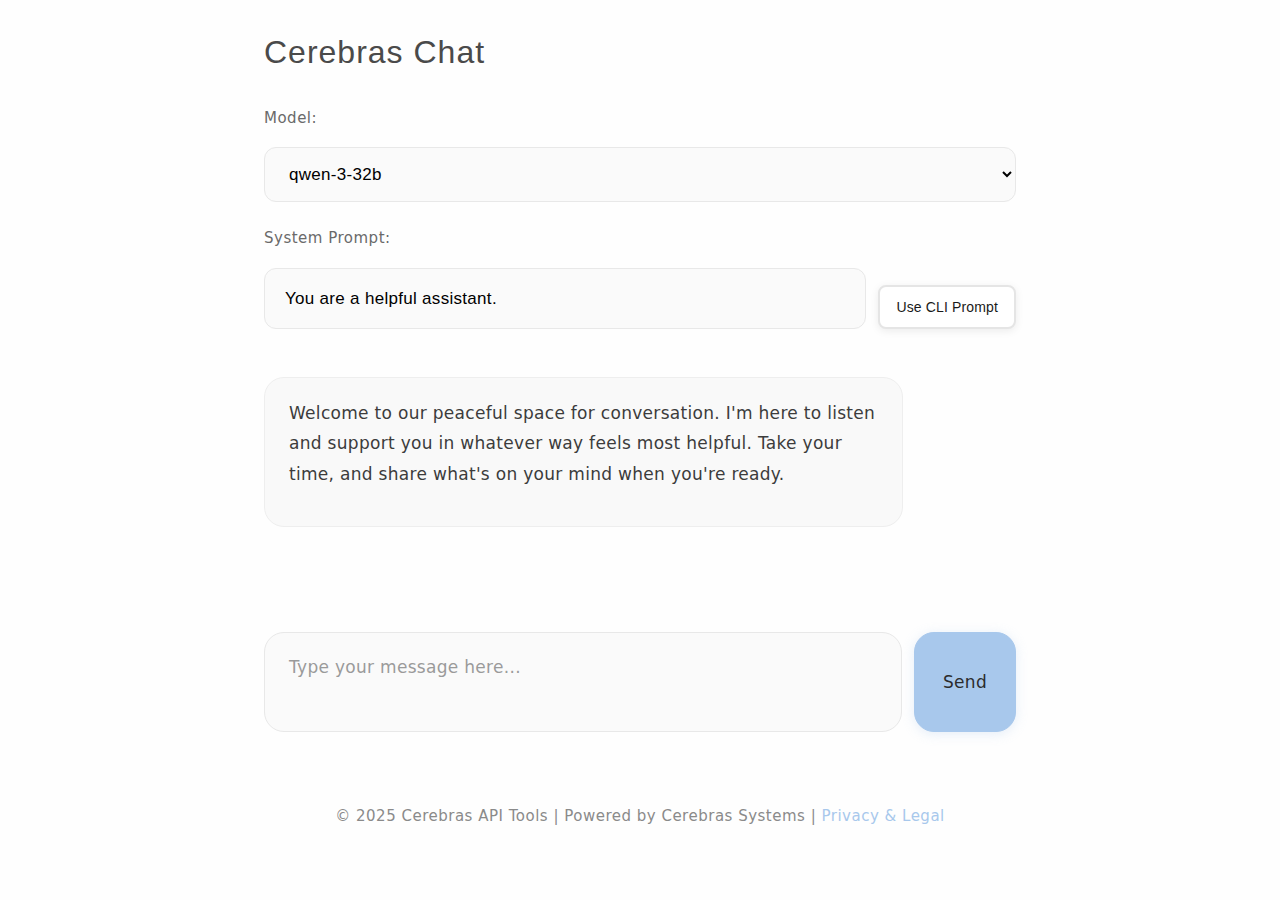
<file: index.html>
<!DOCTYPE html>
<html lang="en">
<head>
    <meta charset="UTF-8">
    <meta name="viewport" content="width=device-width, initial-scale=1.0">
    <title>Cerebras Chat</title>
    <link rel="icon" type="image/png" href="https://media.licdn.com/dms/image/v2/D4D0BAQGSIjAXMk8bGQ/company-logo_200_200/B4DZcGlVyYGkAM-/0/1748162141799?e=1753920000&v=beta&t=jQYzZSKaEvERzj1LWRxoeA2KXHSYCFFXZWIWv6ZS2EQ">
    <link rel="stylesheet" href="styles.css">
</head>
<body>
    <div class="container">
        <header>
            <h1>Cerebras Chat</h1>
            <div class="settings">
                <div class="setting">
                    <label for="model-select">Model:</label>
                    <select id="model-select">
                        <option value="qwen-3-32b" selected>qwen-3-32b</option>
                        <option value="qwen-3-72b">qwen-3-72b</option>
                        <option value="llama-3-70b">llama-3-70b</option>
                        <option value="llama-3-8b">llama-3-8b</option>
                    </select>
                </div>
                <div class="setting">
                    <label for="system-prompt">System Prompt:</label>
                    <div class="prompt-container">
                        <input type="text" id="system-prompt" placeholder="You are a helpful assistant." value="You are a helpful assistant.">
                        <button id="cli-prompt-button" title="Use recommended CLI system prompt">Use CLI Prompt</button>
                    </div>
                </div>
            </div>
        </header>

        <main>
            <div id="chat-container">
                <div id="chat-messages"></div>
            </div>

            <div class="input-container">
                <textarea id="user-input" placeholder="Type your message here..."></textarea>
                <button id="send-button">Send</button>
            </div>
        </main>

        <footer>
            <p>© 2025 Cerebras API Tools | Powered by Cerebras Systems | <a href="legal.html" style="color: #a8c8ec; text-decoration: none;">Privacy & Legal</a></p>
        </footer>
    </div>

    <!-- Cookie Consent Banner - Deeply Guided Presence -->
    <div id="cookie-banner" class="cookie-banner" style="display: none;">
        <div class="cookie-content">
            <div class="cookie-text">
                <h3>Mindful Cookie Usage</h3>
                <p>We use only essential cookies to ensure our service works properly for you. No tracking, no analytics, no advertising. Your privacy is sacred to us.</p>
            </div>
            <div class="cookie-actions">
                <button id="cookie-accept" class="cookie-btn cookie-accept">I Understand</button>
                <button id="cookie-learn-more" class="cookie-btn cookie-learn">Learn More</button>
            </div>
        </div>
    </div>

    <script src="script.js"></script>
</body>
</html>
</file>
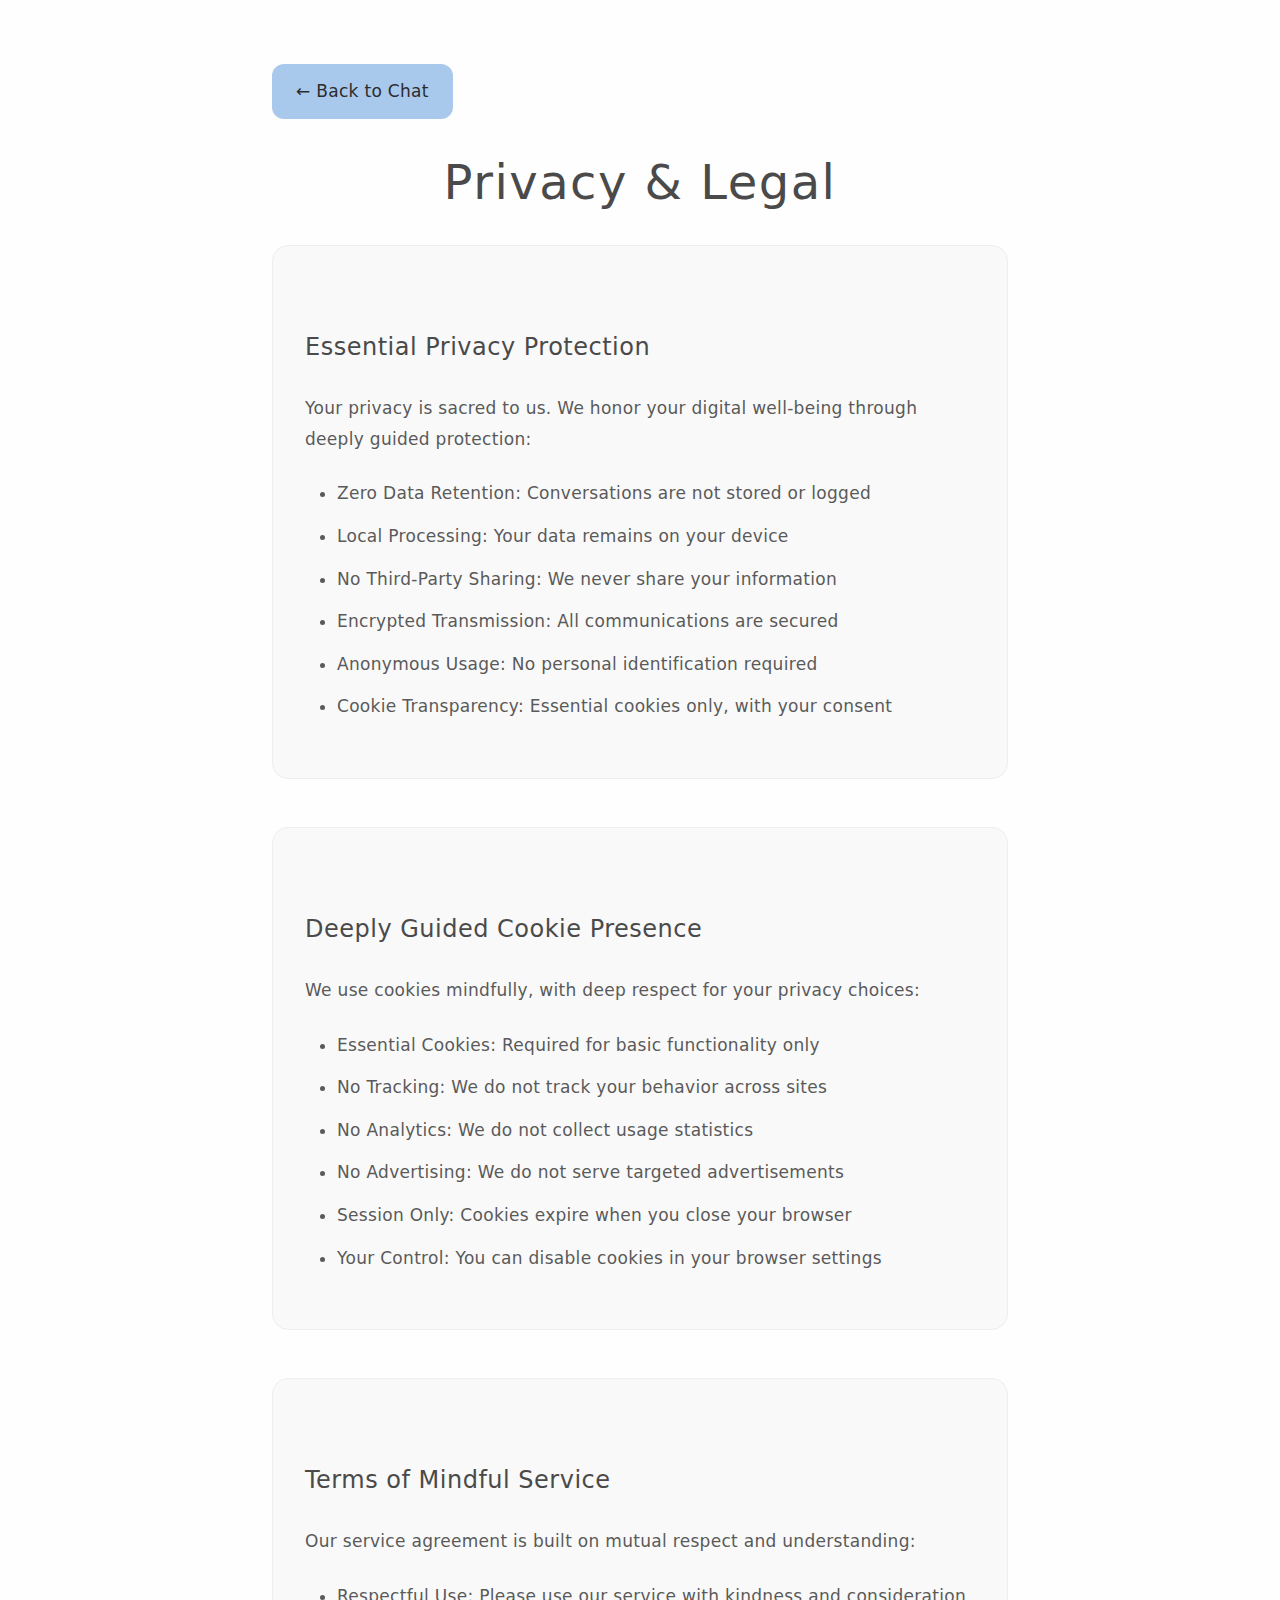
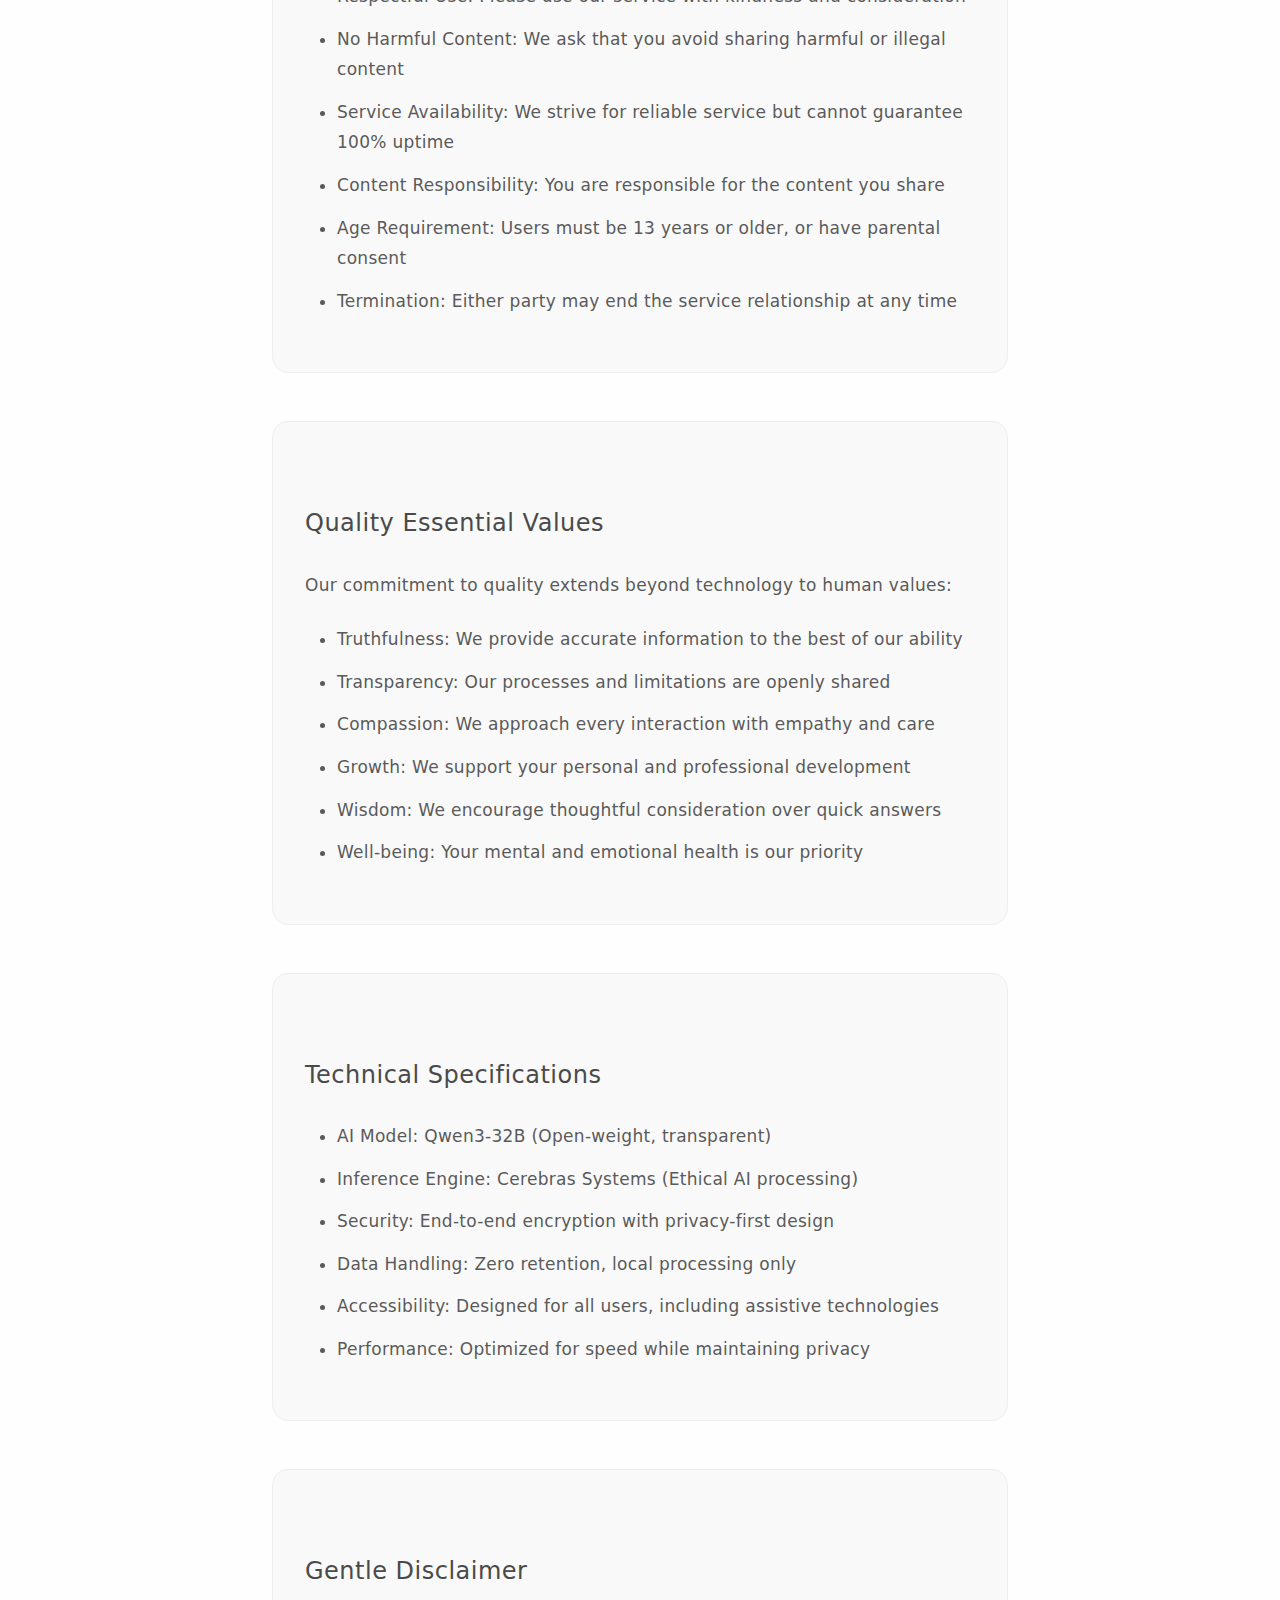
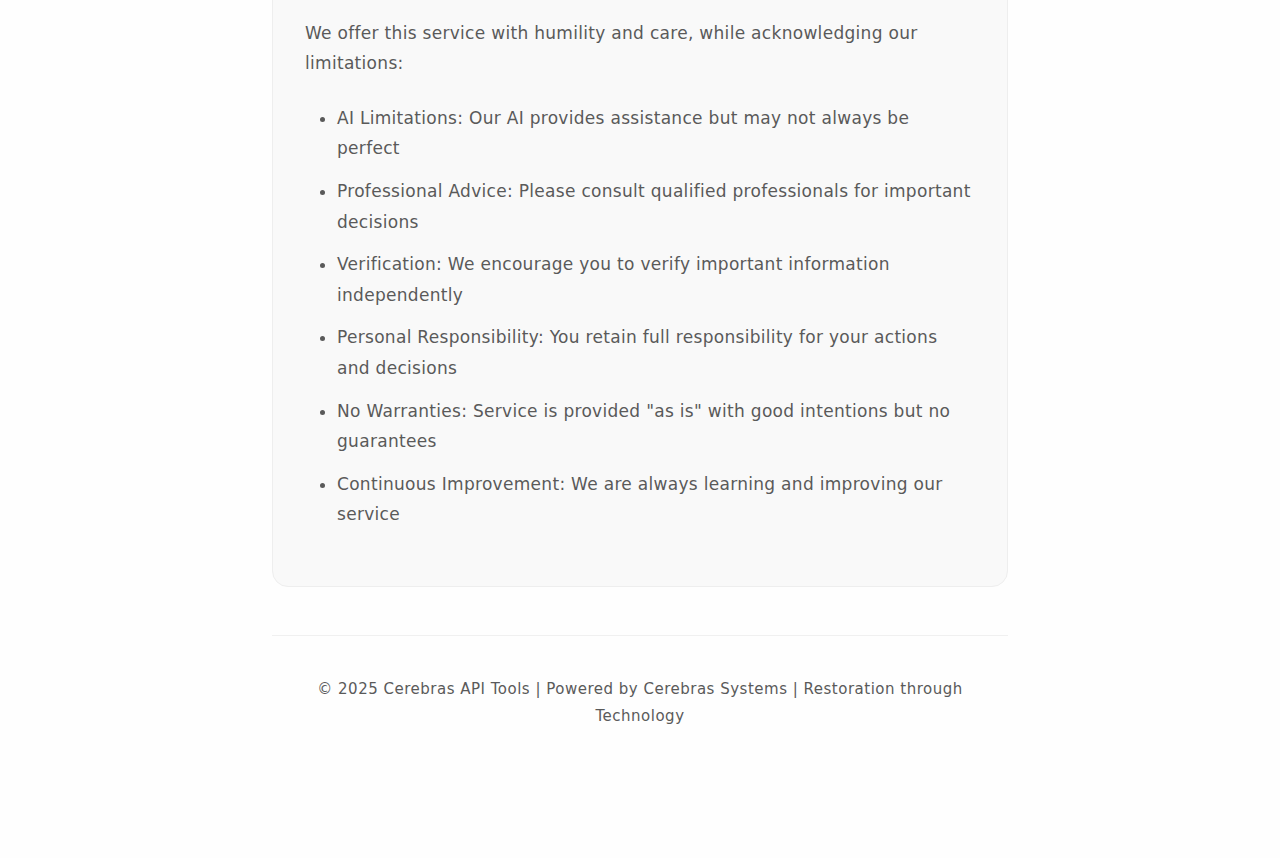
<file: legal.html>
<!DOCTYPE html>
<html lang="en">
<head>
    <meta charset="UTF-8">
    <meta name="viewport" content="width=device-width, initial-scale=1.0">
    <title>Privacy & Legal - Cerebras API Tools</title>
    <link rel="icon" type="image/png" href="https://media.licdn.com/dms/image/v2/D4D0BAQGSIjAXMk8bGQ/company-logo_200_200/B4DZcGlVyYGkAM-/0/1748162141799?e=1753920000&v=beta&t=jQYzZSKaEvERzj1LWRxoeA2KXHSYCFFXZWIWv6ZS2EQ">
    <style>
        * {
            margin: 0;
            padding: 0;
            box-sizing: border-box;
        }

        body {
            font-family: -apple-system, BlinkMacSystemFont, 'SF Pro Text', 'Helvetica Neue', 'Segoe UI', system-ui, sans-serif;
            font-size: 17px;
            line-height: 1.8;
            color: #2c2c2c;
            background: #fefefe;
            font-weight: 300;
            letter-spacing: 0.3px;
            -webkit-font-smoothing: antialiased;
            -moz-osx-font-smoothing: grayscale;
        }

        .container {
            max-width: 800px;
            margin: 0 auto;
            padding: 64px 32px;
            min-height: 100vh;
        }

        h1 {
            font-size: 48px;
            font-weight: 200;
            color: #4a4a4a;
            margin-bottom: 32px;
            line-height: 1.3;
            letter-spacing: 1.5px;
            text-align: center;
        }

        h2 {
            font-size: 24px;
            font-weight: 400;
            color: #4a4a4a;
            margin: 48px 0 24px 0;
            letter-spacing: 0.5px;
        }

        h3 {
            font-size: 20px;
            font-weight: 400;
            color: #4a4a4a;
            margin: 32px 0 16px 0;
            letter-spacing: 0.3px;
        }

        p {
            margin-bottom: 24px;
            color: #5a5a5a;
            font-weight: 300;
        }

        ul {
            margin: 24px 0;
            padding-left: 32px;
        }

        li {
            margin-bottom: 12px;
            color: #5a5a5a;
            font-weight: 300;
        }

        .section {
            margin-bottom: 48px;
            padding: 32px;
            background: #f9f9f9;
            border-radius: 16px;
            border: 1px solid #eeeeee;
        }

        .back-link {
            display: inline-block;
            padding: 12px 24px;
            background: #a8c8ec;
            color: #2c2c2c;
            text-decoration: none;
            border-radius: 12px;
            font-weight: 400;
            letter-spacing: 0.3px;
            transition: all 0.3s ease;
            margin-bottom: 32px;
        }

        .back-link:hover {
            background: #9bb8e0;
            transform: translateY(-1px);
        }

        footer {
            text-align: center;
            padding: 40px 0;
            color: #8a8a8a;
            font-size: 15px;
            font-weight: 300;
            letter-spacing: 0.5px;
            border-top: 1px solid #f0f0f0;
            margin-top: 48px;
        }

        @media (max-width: 768px) {
            .container {
                padding: 32px 16px;
            }

            h1 {
                font-size: 32px;
            }

            .section {
                padding: 24px;
            }
        }
    </style>
</head>
<body>
    <div class="container">
        <a href="/" class="back-link">← Back to Chat</a>
        
        <h1>Privacy & Legal</h1>

        <div class="section">
            <h2>Essential Privacy Protection</h2>
            <p>Your privacy is sacred to us. We honor your digital well-being through deeply guided protection:</p>
            <ul>
                <li><strong>Zero Data Retention:</strong> Conversations are not stored or logged</li>
                <li><strong>Local Processing:</strong> Your data remains on your device</li>
                <li><strong>No Third-Party Sharing:</strong> We never share your information</li>
                <li><strong>Encrypted Transmission:</strong> All communications are secured</li>
                <li><strong>Anonymous Usage:</strong> No personal identification required</li>
                <li><strong>Cookie Transparency:</strong> Essential cookies only, with your consent</li>
            </ul>
        </div>

        <div class="section">
            <h2>Deeply Guided Cookie Presence</h2>
            <p>We use cookies mindfully, with deep respect for your privacy choices:</p>
            <ul>
                <li><strong>Essential Cookies:</strong> Required for basic functionality only</li>
                <li><strong>No Tracking:</strong> We do not track your behavior across sites</li>
                <li><strong>No Analytics:</strong> We do not collect usage statistics</li>
                <li><strong>No Advertising:</strong> We do not serve targeted advertisements</li>
                <li><strong>Session Only:</strong> Cookies expire when you close your browser</li>
                <li><strong>Your Control:</strong> You can disable cookies in your browser settings</li>
            </ul>
        </div>

        <div class="section">
            <h2>Terms of Mindful Service</h2>
            <p>Our service agreement is built on mutual respect and understanding:</p>
            <ul>
                <li><strong>Respectful Use:</strong> Please use our service with kindness and consideration</li>
                <li><strong>No Harmful Content:</strong> We ask that you avoid sharing harmful or illegal content</li>
                <li><strong>Service Availability:</strong> We strive for reliable service but cannot guarantee 100% uptime</li>
                <li><strong>Content Responsibility:</strong> You are responsible for the content you share</li>
                <li><strong>Age Requirement:</strong> Users must be 13 years or older, or have parental consent</li>
                <li><strong>Termination:</strong> Either party may end the service relationship at any time</li>
            </ul>
        </div>

        <div class="section">
            <h2>Quality Essential Values</h2>
            <p>Our commitment to quality extends beyond technology to human values:</p>
            <ul>
                <li><strong>Truthfulness:</strong> We provide accurate information to the best of our ability</li>
                <li><strong>Transparency:</strong> Our processes and limitations are openly shared</li>
                <li><strong>Compassion:</strong> We approach every interaction with empathy and care</li>
                <li><strong>Growth:</strong> We support your personal and professional development</li>
                <li><strong>Wisdom:</strong> We encourage thoughtful consideration over quick answers</li>
                <li><strong>Well-being:</strong> Your mental and emotional health is our priority</li>
            </ul>
        </div>

        <div class="section">
            <h2>Technical Specifications</h2>
            <ul>
                <li><strong>AI Model:</strong> Qwen3-32B (Open-weight, transparent)</li>
                <li><strong>Inference Engine:</strong> Cerebras Systems (Ethical AI processing)</li>
                <li><strong>Security:</strong> End-to-end encryption with privacy-first design</li>
                <li><strong>Data Handling:</strong> Zero retention, local processing only</li>
                <li><strong>Accessibility:</strong> Designed for all users, including assistive technologies</li>
                <li><strong>Performance:</strong> Optimized for speed while maintaining privacy</li>
            </ul>
        </div>

        <div class="section">
            <h2>Gentle Disclaimer</h2>
            <p>We offer this service with humility and care, while acknowledging our limitations:</p>
            <ul>
                <li><strong>AI Limitations:</strong> Our AI provides assistance but may not always be perfect</li>
                <li><strong>Professional Advice:</strong> Please consult qualified professionals for important decisions</li>
                <li><strong>Verification:</strong> We encourage you to verify important information independently</li>
                <li><strong>Personal Responsibility:</strong> You retain full responsibility for your actions and decisions</li>
                <li><strong>No Warranties:</strong> Service is provided "as is" with good intentions but no guarantees</li>
                <li><strong>Continuous Improvement:</strong> We are always learning and improving our service</li>
            </ul>
        </div>

        <footer>
            <p>© 2025 Cerebras API Tools | Powered by Cerebras Systems | Restoration through Technology</p>
        </footer>
    </div>
</body>
</html>
</file>
<file: styles.css>
/* Reset & Base Typography */
* {
    margin: 0;
    padding: 0;
    box-sizing: border-box;
}

body {
    font-family: -apple-system, BlinkMacSystemFont, 'SF Pro Text', 'Helvetica Neue', 'Segoe UI', system-ui, sans-serif;
    font-size: 17px;
    line-height: 1.7;
    color: #2c2c2c;
    background: #fefefe;
    -webkit-font-smoothing: antialiased;
    -moz-osx-font-smoothing: grayscale;
    font-weight: 400;
    letter-spacing: 0.3px;
}

/* Layout */
.container {
    max-width: 800px;
    margin: 0 auto;
    padding: 32px 24px;
    min-height: 100vh;
    display: flex;
    flex-direction: column;
}

/* Header */
header {
    margin-bottom: 48px;
}

header h1 {
    font-size: 32px;
    font-weight: 300;
    letter-spacing: 1px;
    color: #4a4a4a;
    margin-bottom: 32px;
    line-height: 1.3;
    font-family: -apple-system, BlinkMacSystemFont, 'SF Pro Display', 'Helvetica Neue', sans-serif;
}

/* Settings */
.settings {
    display: grid;
    gap: 24px;
}

.setting {
    display: flex;
    flex-direction: column;
    gap: 8px;
}

.setting label {
    font-size: 15px;
    font-weight: 400;
    color: #6a6a6a;
    letter-spacing: 0.5px;
    margin-bottom: 8px;
}

.setting select,
.setting input {
    padding: 16px 20px;
    border: 1px solid #e8e8e8;
    border-radius: 12px;
    font-size: 17px;
    background: #fafafa;
    transition: all 0.3s ease;
    font-weight: 300;
    letter-spacing: 0.3px;
    line-height: 1.6;
}

.setting select:focus,
.setting input:focus {
    outline: none;
    border-color: #a8c8ec;
    background: #ffffff;
    box-shadow: 0 0 0 3px rgba(168, 200, 236, 0.1);
}

.prompt-container {
    display: flex;
    gap: 12px;
    align-items: flex-end;
}

.prompt-container input {
    flex: 1;
}

/* CLI Prompt Button - Consistent Navigation Styling for Truth & Growth */
#cli-prompt-button {
    padding: 12px 16px;
    background: #ffffff;
    color: #1a1a1a;
    border: 2px solid #e5e5e5;
    border-radius: 8px;
    font-family: -apple-system, BlinkMacSystemFont, 'SF Pro Text', 'Helvetica Neue', sans-serif;
    font-size: 14px;
    font-weight: 500;
    letter-spacing: 0.01em;
    cursor: pointer;
    transition: all 0.3s cubic-bezier(0.25, 0.46, 0.45, 0.94);
    white-space: nowrap;
    box-shadow: 0 2px 8px rgba(0, 0, 0, 0.08);
}

#cli-prompt-button:hover {
    background: #f8f9fa;
    border-color: #007aff;
    color: #007aff;
    transform: translateY(-1px);
    box-shadow: 0 4px 16px rgba(0, 122, 255, 0.15);
}

#cli-prompt-button:active {
    transform: translateY(0);
    box-shadow: 0 2px 8px rgba(0, 0, 0, 0.12);
}

/* Main Content */
main {
    flex: 1;
    display: flex;
    flex-direction: column;
}

#chat-container {
    flex: 1;
    margin-bottom: 32px;
    overflow-y: auto;
    max-height: 60vh;
}

#chat-messages {
    display: flex;
    flex-direction: column;
    gap: 24px;
}

.message {
    max-width: 85%;
    padding: 20px 24px;
    border-radius: 20px;
    font-size: 17px;
    line-height: 1.8;
    font-weight: 300;
    letter-spacing: 0.3px;
}

.user-message {
    align-self: flex-end;
    background: #a8c8ec;
    color: #2c2c2c;
    font-weight: 400;
}

.assistant-message {
    align-self: flex-start;
    background: #f9f9f9;
    color: #3c3c3c;
    border: 1px solid #eeeeee;
    font-weight: 300;
}

/* Input Area */
.input-container {
    display: flex;
    gap: 12px;
    margin-bottom: 32px;
}

#user-input {
    flex: 1;
    padding: 20px 24px;
    border: 1px solid #e8e8e8;
    border-radius: 20px;
    font-size: 17px;
    line-height: 1.7;
    resize: none;
    min-height: 64px;
    background: #fafafa;
    transition: all 0.3s ease;
    font-weight: 300;
    letter-spacing: 0.3px;
    font-family: inherit;
}

#user-input:focus {
    outline: none;
    border-color: #a8c8ec;
    background: #ffffff;
    box-shadow: 0 0 0 3px rgba(168, 200, 236, 0.1);
}

#user-input::placeholder {
    color: #9a9a9a;
    font-weight: 300;
    letter-spacing: 0.3px;
}

/* Send Button - Gentle & Peaceful */
#send-button {
    padding: 20px 28px;
    background: #a8c8ec;
    color: #2c2c2c;
    border: 1px solid #a8c8ec;
    border-radius: 20px;
    font-family: inherit;
    font-size: 17px;
    font-weight: 400;
    letter-spacing: 0.3px;
    cursor: pointer;
    transition: all 0.4s ease;
    white-space: nowrap;
    box-shadow: 0 2px 12px rgba(168, 200, 236, 0.3);
}

#send-button:hover {
    background: #9bb8e0;
    border-color: #9bb8e0;
    transform: translateY(-1px);
    box-shadow: 0 4px 20px rgba(168, 200, 236, 0.4);
}

#send-button:active {
    transform: translateY(0);
    box-shadow: 0 2px 12px rgba(168, 200, 236, 0.3);
}

#send-button:disabled {
    background: #e0e0e0;
    border-color: #e0e0e0;
    color: #9a9a9a;
    cursor: not-allowed;
    transform: none;
    box-shadow: 0 2px 8px rgba(0, 0, 0, 0.05);
}

/* Footer */
footer {
    text-align: center;
    padding: 40px 0;
    color: #8a8a8a;
    font-size: 15px;
    font-weight: 300;
    letter-spacing: 0.5px;
    line-height: 1.6;
}

/* Loading */
.loading {
    display: flex;
    align-items: center;
    justify-content: center;
    padding: 32px;
}

.loading-dots {
    display: flex;
    gap: 8px;
}

.loading-dots span {
    width: 8px;
    height: 8px;
    background: #007aff;
    border-radius: 50%;
    animation: pulse 1.4s infinite ease-in-out;
}

.loading-dots span:nth-child(2) {
    animation-delay: 0.2s;
}

.loading-dots span:nth-child(3) {
    animation-delay: 0.4s;
}

@keyframes pulse {
    0%, 80%, 100% {
        transform: scale(0.6);
        opacity: 0.4;
    }
    40% {
        transform: scale(1);
        opacity: 1;
    }
}

/* Notification */
.notification {
    position: fixed;
    top: 24px;
    right: 24px;
    background: #34c759;
    color: #ffffff;
    padding: 12px 20px;
    border-radius: 12px;
    font-size: 14px;
    font-weight: 500;
    z-index: 1000;
    transition: opacity 0.3s ease;
}

/* Cookie Banner - Deeply Guided Presence */
.cookie-banner {
    position: fixed;
    bottom: 0;
    left: 0;
    right: 0;
    background: #ffffff;
    border-top: 2px solid #e5e5e5;
    box-shadow: 0 -4px 20px rgba(0, 0, 0, 0.1);
    z-index: 1000;
    padding: 24px;
    animation: slideUp 0.4s cubic-bezier(0.25, 0.46, 0.45, 0.94);
}

.cookie-content {
    max-width: 800px;
    margin: 0 auto;
    display: flex;
    align-items: center;
    gap: 24px;
    flex-wrap: wrap;
}

.cookie-text {
    flex: 1;
    min-width: 300px;
}

.cookie-text h3 {
    font-family: inherit;
    font-size: 20px;
    font-weight: 300;
    color: #4a4a4a;
    margin-bottom: 12px;
    letter-spacing: 0.5px;
    line-height: 1.4;
}

.cookie-text p {
    font-family: inherit;
    font-size: 16px;
    color: #6a6a6a;
    line-height: 1.7;
    margin: 0;
    font-weight: 300;
    letter-spacing: 0.3px;
}

.cookie-actions {
    display: flex;
    gap: 12px;
    flex-shrink: 0;
}

.cookie-btn {
    padding: 12px 20px;
    border: 2px solid #e5e5e5;
    border-radius: 12px;
    font-family: -apple-system, BlinkMacSystemFont, 'SF Pro Text', 'Helvetica Neue', sans-serif;
    font-size: 14px;
    font-weight: 500;
    cursor: pointer;
    transition: all 0.3s cubic-bezier(0.25, 0.46, 0.45, 0.94);
    white-space: nowrap;
    letter-spacing: 0.01em;
}

.cookie-accept {
    background: #007aff;
    border-color: #007aff;
    color: #ffffff;
    box-shadow: 0 2px 8px rgba(0, 122, 255, 0.25);
}

.cookie-accept:hover {
    background: #0056cc;
    border-color: #0056cc;
    transform: translateY(-1px);
    box-shadow: 0 4px 16px rgba(0, 122, 255, 0.35);
}

.cookie-learn {
    background: #ffffff;
    color: #1a1a1a;
    box-shadow: 0 2px 8px rgba(0, 0, 0, 0.08);
}

.cookie-learn:hover {
    background: #f8f9fa;
    border-color: #007aff;
    color: #007aff;
    transform: translateY(-1px);
    box-shadow: 0 4px 16px rgba(0, 122, 255, 0.15);
}

@keyframes slideUp {
    from {
        transform: translateY(100%);
        opacity: 0;
    }
    to {
        transform: translateY(0);
        opacity: 1;
    }
}

/* Content Styling */
.assistant-message pre {
    background: #f5f5f7;
    padding: 16px;
    border-radius: 8px;
    overflow-x: auto;
    font-family: 'SF Mono', Monaco, 'Cascadia Code', monospace;
    font-size: 14px;
    margin: 16px 0;
    border: 1px solid #e5e5e5;
}

.assistant-message code {
    font-family: 'SF Mono', Monaco, 'Cascadia Code', monospace;
    background: #f5f5f7;
    padding: 2px 6px;
    border-radius: 4px;
    font-size: 14px;
}

.assistant-message h1,
.assistant-message h2,
.assistant-message h3 {
    font-weight: 600;
    margin: 24px 0 12px 0;
    line-height: 1.3;
}

.assistant-message h1 {
    font-size: 20px;
}

.assistant-message h2 {
    font-size: 18px;
}

.assistant-message h3 {
    font-size: 16px;
}

.assistant-message p {
    margin-bottom: 16px;
}

.assistant-message ul,
.assistant-message ol {
    margin: 16px 0 16px 24px;
}

.assistant-message blockquote {
    border-left: 3px solid #007aff;
    padding-left: 16px;
    color: #666;
    margin: 16px 0;
    font-style: italic;
}

/* Tablet Responsive */
@media (max-width: 1024px) {
    .container {
        max-width: 100%;
        padding: 48px 24px;
    }

    header h1 {
        font-size: 24px;
    }

    .settings {
        gap: 20px;
    }
}

/* Mobile Responsive */
@media (max-width: 768px) {
    .container {
        padding: 24px 16px;
    }

    header {
        margin-bottom: 32px;
    }

    header h1 {
        font-size: 20px;
        margin-bottom: 16px;
    }

    .settings {
        gap: 16px;
    }

    .setting label {
        font-size: 13px;
    }

    .setting select,
    .setting input {
        padding: 14px 16px;
        font-size: 16px; /* Prevents zoom on iOS */
    }

    .prompt-container {
        flex-direction: column;
        gap: 12px;
    }

    #cli-prompt-button {
        align-self: stretch;
        padding: 14px 16px;
        font-size: 14px;
    }

    #chat-container {
        margin-bottom: 24px;
        max-height: 50vh;
    }

    .message {
        max-width: 95%;
        padding: 12px 16px;
        font-size: 15px;
    }

    .input-container {
        gap: 8px;
        margin-bottom: 24px;
    }

    #user-input {
        padding: 14px 16px;
        font-size: 16px; /* Prevents zoom on iOS */
        min-height: 48px;
    }

    #send-button {
        padding: 14px 20px;
        font-size: 15px;
    }

    footer {
        padding: 24px 0;
        font-size: 13px;
    }

    /* Cookie Banner Mobile */
    .cookie-banner {
        padding: 16px;
    }

    .cookie-content {
        flex-direction: column;
        gap: 16px;
        text-align: center;
    }

    .cookie-text {
        min-width: auto;
    }

    .cookie-text h3 {
        font-size: 16px;
    }

    .cookie-text p {
        font-size: 13px;
    }

    .cookie-actions {
        justify-content: center;
        flex-wrap: wrap;
    }

    .cookie-btn {
        padding: 12px 16px;
        font-size: 13px;
        min-width: 120px;
    }
}

/* Small Mobile */
@media (max-width: 480px) {
    .container {
        padding: 16px 12px;
    }

    header h1 {
        font-size: 18px;
    }

    .message {
        padding: 10px 14px;
        font-size: 14px;
    }

    #user-input {
        padding: 12px 14px;
        font-size: 16px;
    }

    #send-button {
        padding: 12px 16px;
        font-size: 14px;
    }
}
</file>
